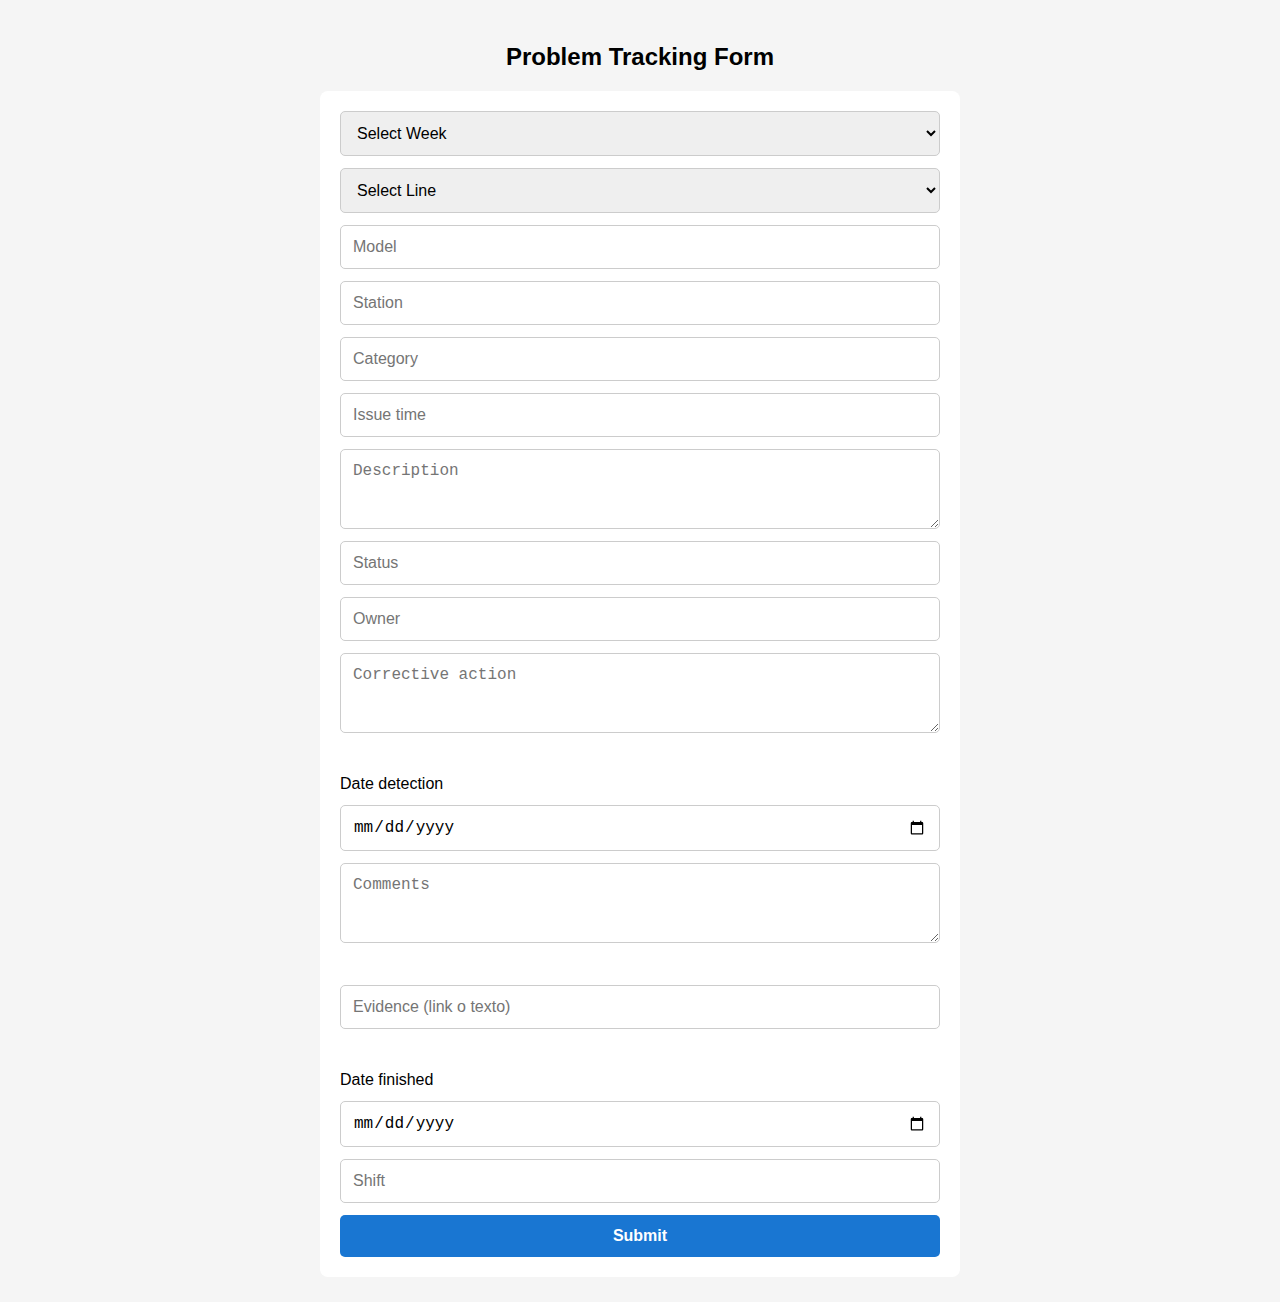
<file: index.html>
<!DOCTYPE html>
<html lang="es">
<head>
  <meta charset="UTF-8">
  <meta name="viewport" content="width=device-width, initial-scale=1.0">
  <title>Problem Tracking</title>

  <style>
    body {
      font-family: Arial, sans-serif;
      background: #f5f5f5;
      padding: 15px;
    }

    h2 {
      text-align: center;
    }

    form {
      background: #fff;
      max-width: 600px;
      margin: auto;
      padding: 20px;
      border-radius: 8px;
      display: flex;
      flex-direction: column;
      gap: 12px;
    }

    input,
    textarea,
    select,
    button {
      width: 100%;
      padding: 12px;
      font-size: 16px; /* evita zoom en iPhone */
      border-radius: 5px;
      border: 1px solid #ccc;
      box-sizing: border-box;
    }

    textarea {
      resize: vertical;
      min-height: 80px;
    }

    button {
      background: #1976d2;
      color: white;
      border: none;
      font-weight: bold;
      cursor: pointer;
    }

    button:hover {
      background: #125aa0;
    }

    @media (max-width: 480px) {
      body {
        padding: 8px;
      }
    }
  </style>
</head>

<body>

<h2>Problem Tracking Form</h2>

<form id="form">
  <select name="week" required>
    <option value="">Select Week</option>
    <option>Week 1</option>
    <option>Week 2</option>
    <option>Week 3</option>
    <option>Week 4</option>
    <option>Week 5</option>
    <option>Week 6</option>
    <option>Week 7</option>
    <option>Week 8</option>
    <option>Week 9</option>
    <option>Week 10</option>
    <option>Week 11</option>
    <option>Week 12</option>
    <option>Week 13</option>
    <option>Week 14</option>
    <option>Week 15</option>
    <option>Week 16</option>
  </select>

  <select name="line" required>
    <option value="">Select Line</option>
    <option>C1A</option>
    <option>C4A</option>
    <option>D2A</option>
    <option>D3A</option>
    <option>C7A</option>
    <option>C9A</option>
    <option>B4A</option>
    <option>C5A</option>
    <option>C6A</option>
    <option>B3A</option>
  </select>
  
  <input name="model" list="models" placeholder="Model" required>
  <datalist id="models">
    <option value="V75C">
    <option value="V75CE67">
    <option value="V75COP">
    <option value="V76C">
    <option value="V76CE67">
    <option value="V75COP">
    <option value="V73F">
    <option value="V73FOP">
    <option value="V73FE41">
    <option value="V74A"> 
    <option value="V71FR">
    <option value="V71FLS">
    <option value="V71FLX">
    <option value="V71R">
    <option value="V71L">
    <option value="V73H">
    <option value="V73HOP">
    <option value="V74">
    <option value="V75D">
    <option value="V76D">
    <option value="V77B">
  </datalist>
  
  <input name="station" list="stations" placeholder="Station" required>
  <datalist id="stations">
    <option value="Pincheck1">
    <option value="Pincheck2">
    <option value="Pincheck3">
    <option value="Timcheck1">
    <option value="Timcheck2">
    <option value="Timcheck3">
    <option value="Glueweight1">
    <option value="Glueweight2">
    <option value="Glueweight3">
    <option value="Assy1">
    <option value="Assy2">
    <option value="Assy3">
    <option value="CCDcheck1">
    <option value="CCDcheck2">
    <option value="CCDcheck3">
    <option value="Function">   
  </datalist>

  <input name="category" list="categorias" placeholder="Category" required>
  <datalist id="categorias">
    <option value="Software Team">
    <option value="Auto Team">
    <option value="Fixture Team">
    <option value="Production">
    <option value="Shopfloor">
    
  </datalist>
  
  <input name="issue_time" placeholder="Issue time" required>

  <textarea name="description" placeholder="Description"></textarea>

  <input name="status" list="sta"placeholder="Status">
  <datalist id= "sta">
    <option value="Done">
    <option value="Pending">
    <option value="In process">
  </datalist>
      
  <input name="owner" placeholder="Owner">

  <textarea name="corrective_action" placeholder="Corrective action"></textarea><br>
  
  <label>Date detection</label>
  <input type="date"  name="date_detection" >

  <textarea name="comments" placeholder="Comments"></textarea><br>

  <input name="evidence" placeholder="Evidence (link o texto)"><br>
  
  <label1>Date finished</label1>
  <input type="date" name="date_finished" required>
  
  <input name="shift" list="shifts" placeholder="Shift" required>
  <datalist id="shifts">
    <option value="Day shift">
    <option value="Middle shift">
    <option value="Night shift">  
  </datalist>

 

  <button type="submit">Submit</button>
</form>

<script>
document.getElementById("form").addEventListener("submit", function(e) {
  e.preventDefault();

  const url = "https://script.google.com/macros/s/AKfycbx3_vhRhPCBdHWT2tsdjRqEe_9rpPJSIn77ste6RE25utO9VAYeserJEy4V21w7_XQP/exec";

  const formData = new FormData(this);

  fetch(url, {
    method: "POST",
    body: formData
  })
  .then(res => res.text())
  .then(() => {
    alert("Data sent successfully");
    document.getElementById("form").reset();
  })
  .catch(() => alert("Error sending data"));
});
</script>

</body>
</html>
</file>
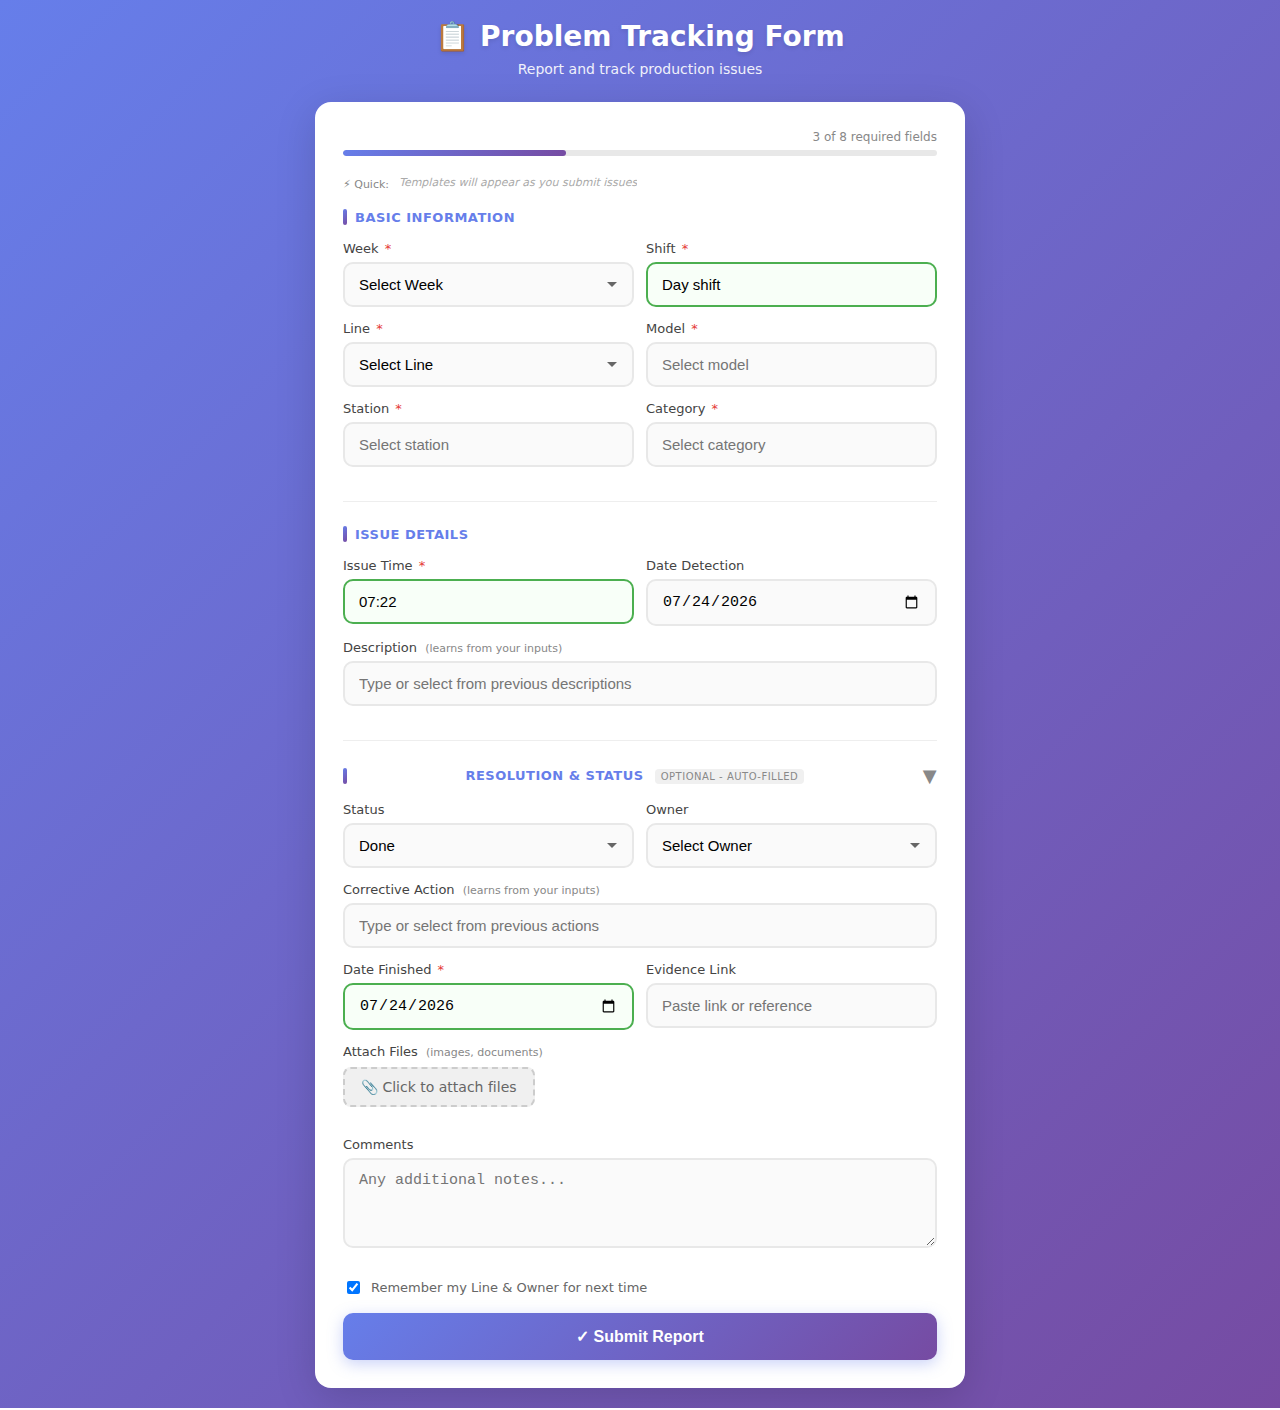
<file: index_backup.html>
<!DOCTYPE html>
<html lang="es">
<head>
  <meta charset="UTF-8">
  <meta name="viewport" content="width=device-width, initial-scale=1.0">
  <title>Problem Tracking</title>

  <style>
    * {
      box-sizing: border-box;
    }

    body {
      font-family: 'Segoe UI', system-ui, -apple-system, sans-serif;
      background: linear-gradient(135deg, #667eea 0%, #764ba2 100%);
      min-height: 100vh;
      padding: 20px;
      margin: 0;
    }

    .container {
      max-width: 650px;
      margin: auto;
    }

    .header {
      text-align: center;
      color: white;
      margin-bottom: 25px;
    }

    .header h2 {
      margin: 0;
      font-size: 28px;
      font-weight: 600;
      text-shadow: 0 2px 4px rgba(0,0,0,0.1);
    }

    .header p {
      margin: 8px 0 0;
      opacity: 0.9;
      font-size: 14px;
    }

    form {
      background: #fff;
      padding: 28px;
      border-radius: 16px;
      box-shadow: 0 10px 40px rgba(0,0,0,0.15);
    }

    .form-section {
      margin-bottom: 24px;
      padding-bottom: 20px;
      border-bottom: 1px solid #eee;
    }

    .form-section:last-of-type {
      border-bottom: none;
      margin-bottom: 0;
      padding-bottom: 0;
    }

    .section-title {
      font-size: 13px;
      font-weight: 600;
      color: #667eea;
      text-transform: uppercase;
      letter-spacing: 0.5px;
      margin-bottom: 16px;
      display: flex;
      align-items: center;
      gap: 8px;
    }

    .section-title::before {
      content: '';
      width: 4px;
      height: 16px;
      background: linear-gradient(135deg, #667eea, #764ba2);
      border-radius: 2px;
    }

    .form-row {
      display: grid;
      grid-template-columns: 1fr 1fr;
      gap: 12px;
    }

    .form-group {
      margin-bottom: 14px;
    }

    .form-group.full-width {
      grid-column: 1 / -1;
    }

    label {
      display: block;
      font-size: 13px;
      font-weight: 500;
      color: #444;
      margin-bottom: 6px;
    }

    label .required {
      color: #e53935;
      margin-left: 2px;
    }

    input,
    textarea,
    select {
      width: 100%;
      padding: 12px 14px;
      font-size: 15px;
      border-radius: 10px;
      border: 2px solid #e8e8e8;
      background: #fafafa;
      transition: all 0.2s ease;
      outline: none;
    }

    input:hover,
    textarea:hover,
    select:hover {
      border-color: #d0d0d0;
    }

    input:focus,
    textarea:focus,
    select:focus {
      border-color: #667eea;
      background: #fff;
      box-shadow: 0 0 0 4px rgba(102, 126, 234, 0.1);
    }

    label .hint {
      font-weight: normal;
      font-size: 11px;
      color: #888;
      margin-left: 4px;
    }

    select {
      cursor: pointer;
      appearance: none;
      background-image: url("data:image/svg+xml,%3Csvg xmlns='http://www.w3.org/2000/svg' width='12' height='12' viewBox='0 0 12 12'%3E%3Cpath fill='%23666' d='M6 8L1 3h10z'/%3E%3C/svg%3E");
      background-repeat: no-repeat;
      background-position: right 14px center;
      padding-right: 40px;
    }

    textarea {
      resize: vertical;
      min-height: 90px;
    }

    input[type="date"] {
      cursor: pointer;
    }

    button {
      width: 100%;
      padding: 14px 24px;
      font-size: 16px;
      font-weight: 600;
      border-radius: 10px;
      border: none;
      background: linear-gradient(135deg, #667eea 0%, #764ba2 100%);
      color: white;
      cursor: pointer;
      transition: all 0.3s ease;
      margin-top: 10px;
      box-shadow: 0 4px 15px rgba(102, 126, 234, 0.35);
    }

    button:hover {
      transform: translateY(-2px);
      box-shadow: 0 6px 20px rgba(102, 126, 234, 0.45);
    }

    button:active {
      transform: translateY(0);
    }

    /* File upload styling */
    .file-upload-wrapper {
      margin-top: 8px;
    }

    .file-input-label {
      display: inline-flex;
      align-items: center;
      gap: 8px;
      padding: 10px 16px;
      background: #f0f0f0;
      border: 2px dashed #ccc;
      border-radius: 8px;
      cursor: pointer;
      transition: all 0.2s ease;
      font-size: 14px;
      color: #666;
    }

    .file-input-label:hover {
      border-color: #667eea;
      background: #f5f5ff;
      color: #667eea;
    }

    .file-input-label input[type="file"] {
      display: none;
    }

    .file-preview {
      margin-top: 10px;
      display: flex;
      flex-wrap: wrap;
      gap: 8px;
    }

    .file-preview-item {
      display: flex;
      align-items: center;
      gap: 6px;
      padding: 6px 10px;
      background: #e8f4e8;
      border-radius: 6px;
      font-size: 13px;
      color: #2e7d32;
    }

    .file-preview-item .remove-file {
      cursor: pointer;
      color: #c62828;
      font-weight: bold;
      margin-left: 4px;
    }

    .file-preview-item .remove-file:hover {
      color: #ff1744;
    }

    /* Status badges styling hint */
    input[name="status"]:focus {
      border-color: #4caf50;
    }

    /* Progress indicator */
    .progress-bar {
      background: #e8e8e8;
      height: 6px;
      border-radius: 3px;
      margin-bottom: 20px;
      overflow: hidden;
    }

    .progress-fill {
      height: 100%;
      background: linear-gradient(135deg, #667eea 0%, #764ba2 100%);
      border-radius: 3px;
      transition: width 0.3s ease;
    }

    .progress-text {
      font-size: 12px;
      color: #888;
      text-align: right;
      margin-bottom: 6px;
    }

    /* Quick templates - compact horizontal scroll */
    .quick-templates {
      margin-bottom: 16px;
      display: flex;
      align-items: center;
      gap: 10px;
    }

    .quick-templates-title {
      font-size: 11px;
      color: #888;
      white-space: nowrap;
    }

    .template-buttons {
      display: flex;
      gap: 6px;
      overflow-x: auto;
      padding-bottom: 4px;
      scrollbar-width: thin;
      -webkit-overflow-scrolling: touch;
    }

    .template-buttons::-webkit-scrollbar {
      height: 4px;
    }

    .template-buttons::-webkit-scrollbar-thumb {
      background: #ddd;
      border-radius: 2px;
    }

    .template-btn {
      padding: 5px 10px;
      font-size: 11px;
      background: #f8f8f8;
      border: 1px solid #e0e0e0;
      border-radius: 12px;
      cursor: pointer;
      transition: all 0.2s ease;
      color: #666;
      white-space: nowrap;
      flex-shrink: 0;
    }

    .template-btn:hover {
      background: #667eea;
      color: white;
      border-color: #667eea;
    }

    .no-templates {
      font-size: 11px;
      color: #aaa;
      font-style: italic;
    }

    /* Collapsible section */
    .collapsible-header {
      display: flex;
      align-items: center;
      justify-content: space-between;
      cursor: pointer;
      user-select: none;
    }

    .collapsible-header .toggle-icon {
      font-size: 18px;
      transition: transform 0.3s ease;
      color: #888;
    }

    .collapsible-header.collapsed .toggle-icon {
      transform: rotate(-90deg);
    }

    .collapsible-content {
      max-height: 1000px;
      overflow: hidden;
      transition: max-height 0.3s ease, opacity 0.3s ease;
      opacity: 1;
    }

    .collapsible-content.collapsed {
      max-height: 0;
      opacity: 0;
    }

    /* Toast notification */
    .toast {
      position: fixed;
      bottom: 30px;
      left: 50%;
      transform: translateX(-50%) translateY(100px);
      background: #2e7d32;
      color: white;
      padding: 16px 28px;
      border-radius: 12px;
      box-shadow: 0 6px 20px rgba(0,0,0,0.25);
      font-weight: 500;
      z-index: 1000;
      opacity: 0;
      transition: all 0.4s ease;
    }

    .toast.show {
      transform: translateX(-50%) translateY(0);
      opacity: 1;
    }

    .toast.error {
      background: #c62828;
    }

    /* Remember preferences checkbox */
    .remember-prefs {
      display: flex;
      align-items: center;
      gap: 8px;
      margin-top: 12px;
      font-size: 13px;
      color: #666;
    }

    .remember-prefs input[type="checkbox"] {
      width: auto;
      cursor: pointer;
    }

    /* Field completed indicator */
    .form-group.completed input,
    .form-group.completed select {
      border-color: #4caf50;
      background: #f8fff8;
    }

    /* Loading state */
    button.loading {
      pointer-events: none;
      opacity: 0.7;
    }

    button.loading::after {
      content: '';
      display: inline-block;
      width: 16px;
      height: 16px;
      margin-left: 10px;
      border: 2px solid white;
      border-top-color: transparent;
      border-radius: 50%;
      animation: spin 0.8s linear infinite;
      vertical-align: middle;
    }

    @keyframes spin {
      to { transform: rotate(360deg); }
    }

    /* Optional badge */
    .optional-badge {
      font-size: 10px;
      background: #f0f0f0;
      color: #888;
      padding: 2px 6px;
      border-radius: 4px;
      margin-left: 6px;
      font-weight: normal;
    }

    @media (max-width: 500px) {
      body {
        padding: 12px;
      }

      form {
        padding: 20px;
        border-radius: 12px;
      }

      .form-row {
        grid-template-columns: 1fr;
      }

      .header h2 {
        font-size: 24px;
      }
    }
  </style>
</head>

<body>

<div class="container">
  <div class="header">
    <h2>📋 Problem Tracking Form</h2>
    <p>Report and track production issues</p>
  </div>

  <form id="form">
    <!-- Progress indicator -->
    <div class="progress-text"><span id="progress-count">0</span> of <span id="progress-total">6</span> required fields</div>
    <div class="progress-bar">
      <div class="progress-fill" id="progress-fill" style="width: 0%"></div>
    </div>

    <!-- Quick Templates (learns from submissions) -->
    <div class="quick-templates">
      <span class="quick-templates-title">⚡ Quick:</span>
      <div class="template-buttons" id="template-buttons">
        <!-- Populated dynamically from localStorage -->
      </div>
    </div>
    <!-- Basic Information Section -->
    <div class="form-section">
      <div class="section-title">Basic Information</div>
      <div class="form-row">
        <div class="form-group">
          <label>Week <span class="required">*</span></label>
          <select name="week" required>
            <option value="">Select Week</option>
            <option>Week 1</option>
            <option>Week 2</option>
            <option>Week 3</option>
            <option>Week 4</option>
            <option>Week 5</option>
            <option>Week 6</option>
            <option>Week 7</option>
            <option>Week 8</option>
            <option>Week 9</option>
            <option>Week 10</option>
            <option>Week 11</option>
            <option>Week 12</option>
            <option>Week 13</option>
            <option>Week 14</option>
            <option>Week 15</option>
            <option>Week 16</option>
          </select>
        </div>
        <div class="form-group">
          <label>Shift <span class="required">*</span></label>
          <input name="shift" list="shifts" placeholder="Select shift" required>
          <datalist id="shifts">
            <option value="Day shift">
            <option value="Middle shift">
            <option value="Night shift">  
          </datalist>
        </div>
      </div>
      <div class="form-row">
        <div class="form-group">
          <label>Line <span class="required">*</span></label>
          <select name="line" required>
            <option value="">Select Line</option>
            <option>ALL</option>
            <option>C1A</option>
            <option>C4A</option>
            <option>D2A</option>
            <option>D3A</option>
            <option>C7A</option>
            <option>C9A</option>
            <option>B4A</option>
            <option>C5A</option>
            <option>C6A</option>
            <option>B3A</option>
          </select>
        </div>
        <div class="form-group">
          <label>Model <span class="required">*</span></label>
          <input name="model" list="models" placeholder="Select model" required>
          <datalist id="models">
            <option value="ALL">
            <option value="V75C">
            <option value="V75CE67">
            <option value="V75COP">
            <option value="V76C">
            <option value="V76CE67">
            <option value="V75COP">
            <option value="V73F">
            <option value="V73FOP">
            <option value="V73FE41">
            <option value="V74A"> 
            <option value="V71FR">
            <option value="V71FLS">
            <option value="V71FLX">
            <option value="V71R">
            <option value="V71L">
            <option value="V73H">
            <option value="V73HOP">
            <option value="V74">
            <option value="V75D">
            <option value="V76D">
            <option value="V77B">
          </datalist>
        </div>
      </div>
      <div class="form-row">
        <div class="form-group">
          <label>Station <span class="required">*</span></label>
          <input name="station" list="stations" placeholder="Select station" required>
          <datalist id="stations">
            <option value="ALL">
            <option value="Pincheck1">
            <option value="Pincheck2">
            <option value="Pincheck3">
            <option value="Timcheck1">
            <option value="Timcheck2">
            <option value="Timcheck3">
            <option value="Glueweight1">
            <option value="Glueweight2">
            <option value="Glueweight3">
            <option value="Assy1">
            <option value="Assy2">
            <option value="Assy3">
            <option value="CCDcheck1">
            <option value="CCDcheck2">
            <option value="CCDcheck3">
            <option value="Function">   
          </datalist>
        </div>
        <div class="form-group">
          <label>Category <span class="required">*</span></label>
          <input name="category" list="categorias" placeholder="Select category" required>
          <datalist id="categorias">
            <option value="Software Team">
            <option value="Auto Team">
            <option value="Fixture Team">
            <option value="Production">
            <option value="Shopfloor">
          </datalist>
        </div>
      </div>
    </div>

    <!-- Issue Details Section -->
    <div class="form-section">
      <div class="section-title">Issue Details</div>
      <div class="form-row">
        <div class="form-group">
          <label>Issue Time <span class="required">*</span></label>
          <input name="issue_time" list="issue_times" placeholder="Select or type time" required>
          <datalist id="issue_times">
            <!-- Options populated by JavaScript based on shift -->
          </datalist>
        </div>
        <div class="form-group">
          <label>Date Detection</label>
          <input type="date" name="date_detection">
        </div>
      </div>
      <div class="form-group">
        <label>Description <span class="hint">(learns from your inputs)</span></label>
        <input name="description" list="descriptions" placeholder="Type or select from previous descriptions">
        <datalist id="descriptions">
          <!-- Populated dynamically from localStorage -->
        </datalist>
      </div>
    </div>

    <!-- Resolution Section (Collapsible) -->
    <div class="form-section">
      <div class="section-title collapsible-header" id="resolution-header">
        <span>Resolution & Status <span class="optional-badge">Optional - auto-filled</span></span>
        <span class="toggle-icon">▼</span>
      </div>
      <div class="collapsible-content" id="resolution-content">
        <div class="form-row">
          <div class="form-group">
            <label>Status</label>
            <select name="status">
              <option value="Done" selected>Done</option>
              <option value="Pending">Pending</option>
              <option value="In process">In process</option>
            </select>
          </div>
          <div class="form-group">
            <label>Owner</label>
            <select name="owner" id="owner-select">
              <option value="">Select Owner</option>
              <option value="Eduardo Batarse">Eduardo Batarse</option>
              <option value="Juan Romay">Juan Romay</option>
              <option value="Job Ramirez">Job Ramirez</option>
              <option value="Eduardo Moreno">Eduardo Moreno</option>
              <option value="Joan Ocaña">Joan Ocaña</option>
              <option value="Imanol Montellano">Imanol Montellano</option>
              <option value="Angel Hernandez">Angel Hernandez</option>
            </select>
          </div>
        </div>
        <div class="form-group">
          <label>Corrective Action <span class="hint">(learns from your inputs)</span></label>
          <input name="corrective_action" list="corrective_actions" placeholder="Type or select from previous actions">
          <datalist id="corrective_actions">
            <!-- Populated dynamically from localStorage -->
          </datalist>
        </div>
        <div class="form-row">
          <div class="form-group">
            <label>Date Finished <span class="required">*</span></label>
            <input type="date" name="date_finished" required>
          </div>
          <div class="form-group">
            <label>Evidence Link</label>
            <input name="evidence" placeholder="Paste link or reference">
          </div>
        </div>
        <div class="form-group">
          <label>Attach Files <span class="hint">(images, documents)</span></label>
          <div class="file-upload-wrapper">
            <label class="file-input-label">
              📎 Click to attach files
              <input type="file" id="evidence_files" name="evidence_files" multiple accept="image/*,.pdf,.doc,.docx,.xls,.xlsx">
            </label>
            <div class="file-preview" id="file-preview"></div>
          </div>
        </div>
        <div class="form-group">
          <label>Comments</label>
          <textarea name="comments" placeholder="Any additional notes..."></textarea>
        </div>
      </div>
    </div>

    <!-- Remember preferences -->
    <label class="remember-prefs">
      <input type="checkbox" id="remember-prefs" checked>
      Remember my Line & Owner for next time
    </label>

    <button type="submit" id="submit-btn">✓ Submit Report</button>
  </form>
</div>

<!-- Toast notification -->
<div class="toast" id="toast"></div>

<script>
// ===== AUTO-FILL FUNCTIONS =====

// Get current week number of the year (ISO week)
function getCurrentWeekNumber() {
  const now = new Date();
  const startOfYear = new Date(now.getFullYear(), 0, 1);
  const days = Math.floor((now - startOfYear) / (24 * 60 * 60 * 1000));
  return Math.ceil((days + startOfYear.getDay() + 1) / 7);
}

// Auto-select current week
function autoSelectWeek() {
  const weekNum = getCurrentWeekNumber();
  const weekSelect = document.querySelector('select[name="week"]');
  
  // Find and select the matching week option (up to week 16)
  if (weekNum >= 1 && weekNum <= 16) {
    const optionValue = `Week ${weekNum}`;
    for (let option of weekSelect.options) {
      if (option.text === optionValue) {
        option.selected = true;
        break;
      }
    }
  }
}

// Auto-detect shift based on current time
function autoDetectShift() {
  const hour = new Date().getHours();
  const shiftInput = document.querySelector('input[name="shift"]');
  
  // Day shift: 7:00 - 15:00
  // Middle shift: 15:00 - 23:00
  // Night shift: 23:00 - 7:00
  if (hour >= 7 && hour < 15) {
    shiftInput.value = "Day shift";
  } else if (hour >= 15 && hour < 23) {
    shiftInput.value = "Middle shift";
  } else {
    shiftInput.value = "Night shift";
  }
}

// Auto-fill date detection with today's date
function autoFillDateDetection() {
  const dateInput = document.querySelector('input[name="date_detection"]');
  const today = new Date().toISOString().split('T')[0];
  dateInput.value = today;
}

// Auto-fill date finished with today's date
function autoFillDateFinished() {
  const dateInput = document.querySelector('input[name="date_finished"]');
  const today = new Date().toISOString().split('T')[0];
  dateInput.value = today;
}

// Auto-fill current time for issue time
function autoFillIssueTime() {
  const timeInput = document.querySelector('input[name="issue_time"]');
  const now = new Date();
  const hours = String(now.getHours()).padStart(2, '0');
  const minutes = String(now.getMinutes()).padStart(2, '0');
  timeInput.value = `${hours}:${minutes}`;
}

// Update issue time options based on shift
function updateIssueTimeOptions(shift) {
  const datalist = document.getElementById('issue_times');
  datalist.innerHTML = ''; // Clear existing options
  
  let hours = [];
  
  if (shift === 'Day shift') {
    // Day shift: 7:00 AM - 3:00 PM
    hours = ['07:00', '07:30', '08:00', '08:30', '09:00', '09:30', '10:00', '10:30', 
             '11:00', '11:30', '12:00', '12:30', '13:00', '13:30', '14:00', '14:30', '15:00'];
  } else if (shift === 'Middle shift') {
    // Middle shift: 3:00 PM - 11:00 PM
    hours = ['15:00', '15:30', '16:00', '16:30', '17:00', '17:30', '18:00', '18:30',
             '19:00', '19:30', '20:00', '20:30', '21:00', '21:30', '22:00', '22:30', '23:00'];
  } else if (shift === 'Night shift') {
    // Night shift: 11:00 PM - 7:00 AM
    hours = ['23:00', '23:30', '00:00', '00:30', '01:00', '01:30', '02:00', '02:30',
             '03:00', '03:30', '04:00', '04:30', '05:00', '05:30', '06:00', '06:30', '07:00'];
  }
  
  hours.forEach(time => {
    const option = document.createElement('option');
    option.value = time;
    datalist.appendChild(option);
  });
}

// Listen for shift changes to update issue time options
function setupShiftListener() {
  const shiftInput = document.querySelector('input[name="shift"]');
  
  // Update on input change
  shiftInput.addEventListener('input', function() {
    updateIssueTimeOptions(this.value);
  });
  
  // Also update on blur (when user selects from datalist)
  shiftInput.addEventListener('change', function() {
    updateIssueTimeOptions(this.value);
  });
}

// Run all auto-fill functions on page load
document.addEventListener('DOMContentLoaded', function() {
  autoSelectWeek();
  autoDetectShift();
  autoFillDateDetection();
  autoFillDateFinished();
  autoFillIssueTime();
  
  // Setup shift listener and populate initial issue time options
  setupShiftListener();
  const shiftInput = document.querySelector('input[name="shift"]');
  updateIssueTimeOptions(shiftInput.value);
  
  // Setup file upload preview
  setupFileUpload();
  
  // Load saved descriptions
  loadSavedDescriptions();
  
  // Also load saved corrective actions
  loadSavedCorrectiveActions();
  
  // Setup collapsible sections
  setupCollapsible();
  
  // Setup quick templates
  setupQuickTemplates();
  
  // Setup progress tracking
  setupProgressTracking();
  
  // Load saved preferences (Line & Owner)
  loadSavedPreferences();
});

// ===== FILE UPLOAD HANDLING =====
let selectedFiles = [];

function setupFileUpload() {
  const fileInput = document.getElementById('evidence_files');
  const previewContainer = document.getElementById('file-preview');
  
  fileInput.addEventListener('change', function(e) {
    const files = Array.from(e.target.files);
    
    files.forEach(file => {
      // Check if file is not already added
      if (!selectedFiles.some(f => f.name === file.name && f.size === file.size)) {
        selectedFiles.push(file);
      }
    });
    
    updateFilePreview();
  });
}

function updateFilePreview() {
  const previewContainer = document.getElementById('file-preview');
  previewContainer.innerHTML = '';
  
  selectedFiles.forEach((file, index) => {
    const item = document.createElement('div');
    item.className = 'file-preview-item';
    
    // Get appropriate icon based on file type
    let icon = '📄';
    if (file.type.startsWith('image/')) icon = '🖼️';
    else if (file.type.includes('pdf')) icon = '📕';
    else if (file.type.includes('word') || file.name.endsWith('.doc') || file.name.endsWith('.docx')) icon = '📘';
    else if (file.type.includes('excel') || file.name.endsWith('.xls') || file.name.endsWith('.xlsx')) icon = '📗';
    
    // Truncate filename if too long
    const displayName = file.name.length > 20 ? file.name.substring(0, 17) + '...' : file.name;
    
    item.innerHTML = `${icon} ${displayName} <span class="remove-file" data-index="${index}">✕</span>`;
    previewContainer.appendChild(item);
  });
  
  // Add remove handlers
  previewContainer.querySelectorAll('.remove-file').forEach(btn => {
    btn.addEventListener('click', function() {
      const index = parseInt(this.dataset.index);
      selectedFiles.splice(index, 1);
      updateFilePreview();
    });
  });
}

function clearFileUpload() {
  selectedFiles = [];
  const fileInput = document.getElementById('evidence_files');
  fileInput.value = '';
  updateFilePreview();
}

// ===== DYNAMIC LEARNING FOR DESCRIPTIONS =====
const STORAGE_KEY_DESC = 'problemTracking_descriptions';
const STORAGE_KEY_ACTIONS = 'problemTracking_actions';
const MAX_SAVED_ITEMS = 50; // Keep last 50 unique entries

// Load saved descriptions from localStorage
function loadSavedDescriptions() {
  const datalist = document.getElementById('descriptions');
  const saved = getSavedItems(STORAGE_KEY_DESC);
  
  datalist.innerHTML = '';
  saved.forEach(desc => {
    const option = document.createElement('option');
    option.value = desc;
    datalist.appendChild(option);
  });
}

// Load saved corrective actions from localStorage
function loadSavedCorrectiveActions() {
  const datalist = document.getElementById('corrective_actions');
  if (!datalist) return;
  
  const saved = getSavedItems(STORAGE_KEY_ACTIONS);
  
  datalist.innerHTML = '';
  saved.forEach(action => {
    const option = document.createElement('option');
    option.value = action;
    datalist.appendChild(option);
  });
}

// Save a new item to localStorage
function saveItem(storageKey, value) {
  if (!value || value.trim() === '') return;
  
  let saved = getSavedItems(storageKey);
  
  // Remove if already exists (to move it to top)
  saved = saved.filter(item => item.toLowerCase() !== value.toLowerCase());
  
  // Add to beginning (most recent first)
  saved.unshift(value.trim());
  
  // Keep only the last MAX_SAVED_ITEMS
  if (saved.length > MAX_SAVED_ITEMS) {
    saved = saved.slice(0, MAX_SAVED_ITEMS);
  }
  
  localStorage.setItem(storageKey, JSON.stringify(saved));
}

// Get saved items from localStorage
function getSavedItems(storageKey) {
  try {
    const data = localStorage.getItem(storageKey);
    return data ? JSON.parse(data) : [];
  } catch (e) {
    return [];
  }
}

// ===== COLLAPSIBLE SECTIONS =====
function setupCollapsible() {
  const header = document.getElementById('resolution-header');
  const content = document.getElementById('resolution-content');
  
  header.addEventListener('click', function() {
    this.classList.toggle('collapsed');
    content.classList.toggle('collapsed');
  });
}

// ===== QUICK TEMPLATES (LEARNING) =====
const STORAGE_KEY_TEMPLATES = 'problemTracking_templates';
const MAX_TEMPLATES = 8; // Show max 8 most used templates

function setupQuickTemplates() {
  loadAndRenderTemplates();
}

function loadAndRenderTemplates() {
  const container = document.getElementById('template-buttons');
  const templates = getSavedTemplates();
  
  container.innerHTML = '';
  
  if (templates.length === 0) {
    container.innerHTML = '<span class="no-templates">Templates will appear as you submit issues</span>';
    return;
  }
  
  // Sort by usage count and take top ones
  templates
    .sort((a, b) => b.count - a.count)
    .slice(0, MAX_TEMPLATES)
    .forEach((template, index) => {
      const btn = document.createElement('button');
      btn.type = 'button';
      btn.className = 'template-btn';
      btn.dataset.index = index;
      
      // Create short label from description (first 25 chars)
      const shortDesc = template.description.length > 25 
        ? template.description.substring(0, 22) + '...' 
        : template.description;
      btn.textContent = shortDesc;
      btn.title = `${template.category}: ${template.description}`;
      
      btn.addEventListener('click', () => applyTemplate(template));
      container.appendChild(btn);
    });
}

function applyTemplate(template) {
  document.querySelector('input[name="category"]').value = template.category || '';
  document.querySelector('input[name="description"]').value = template.description || '';
  document.querySelector('input[name="corrective_action"]').value = template.corrective_action || '';
  
  updateProgress();
  showToast('Template applied!', false);
}

function getSavedTemplates() {
  try {
    return JSON.parse(localStorage.getItem(STORAGE_KEY_TEMPLATES) || '[]');
  } catch (e) {
    return [];
  }
}

function saveTemplate(category, description, corrective_action) {
  // Only save if description has content
  if (!description || description.trim() === '') return;
  
  let templates = getSavedTemplates();
  
  // Check if similar template exists (match by description)
  const existingIndex = templates.findIndex(t => 
    t.description.toLowerCase() === description.toLowerCase()
  );
  
  if (existingIndex >= 0) {
    // Increment count for existing template
    templates[existingIndex].count++;
    // Update category/action in case they changed
    templates[existingIndex].category = category;
    templates[existingIndex].corrective_action = corrective_action;
  } else {
    // Add new template
    templates.push({
      category: category || '',
      description: description.trim(),
      corrective_action: corrective_action || '',
      count: 1
    });
  }
  
  // Keep only top 50 templates by count
  templates.sort((a, b) => b.count - a.count);
  templates = templates.slice(0, 50);
  
  localStorage.setItem(STORAGE_KEY_TEMPLATES, JSON.stringify(templates));
}

// ===== PROGRESS TRACKING =====
function setupProgressTracking() {
  const requiredFields = document.querySelectorAll('[required]');
  
  requiredFields.forEach(field => {
    field.addEventListener('input', updateProgress);
    field.addEventListener('change', updateProgress);
  });
  
  // Initial update
  updateProgress();
}

function updateProgress() {
  const requiredFields = document.querySelectorAll('[required]');
  let filled = 0;
  const total = requiredFields.length;
  
  requiredFields.forEach(field => {
    if (field.value && field.value.trim() !== '') {
      filled++;
      field.closest('.form-group')?.classList.add('completed');
    } else {
      field.closest('.form-group')?.classList.remove('completed');
    }
  });
  
  const percentage = (filled / total) * 100;
  document.getElementById('progress-fill').style.width = percentage + '%';
  document.getElementById('progress-count').textContent = filled;
  document.getElementById('progress-total').textContent = total;
}

// ===== REMEMBER PREFERENCES =====
const STORAGE_KEY_PREFS = 'problemTracking_preferences';

function loadSavedPreferences() {
  try {
    const prefs = JSON.parse(localStorage.getItem(STORAGE_KEY_PREFS) || '{}');
    
    if (prefs.line) {
      const lineSelect = document.querySelector('select[name="line"]');
      for (let option of lineSelect.options) {
        if (option.value === prefs.line) {
          option.selected = true;
          break;
        }
      }
    }
    
    if (prefs.owner) {
      const ownerSelect = document.getElementById('owner-select');
      for (let option of ownerSelect.options) {
        if (option.value === prefs.owner) {
          option.selected = true;
          break;
        }
      }
    }
    
    // Update progress after loading preferences
    updateProgress();
  } catch (e) {
    console.log('No saved preferences');
  }
}

function savePreferences() {
  if (!document.getElementById('remember-prefs').checked) return;
  
  const prefs = {
    line: document.querySelector('select[name="line"]').value,
    owner: document.getElementById('owner-select').value
  };
  
  localStorage.setItem(STORAGE_KEY_PREFS, JSON.stringify(prefs));
}

// ===== TOAST NOTIFICATIONS =====
function showToast(message, isError = false) {
  const toast = document.getElementById('toast');
  toast.textContent = message;
  toast.className = 'toast' + (isError ? ' error' : '');
  
  // Show
  setTimeout(() => toast.classList.add('show'), 10);
  
  // Hide after 3 seconds
  setTimeout(() => toast.classList.remove('show'), 3000);
}

// ===== FORM SUBMISSION =====
document.getElementById("form").addEventListener("submit", function(e) {
  e.preventDefault();
  
  const submitBtn = document.getElementById('submit-btn');
  submitBtn.classList.add('loading');
  submitBtn.textContent = 'Sending...';

  const url = "https://script.google.com/macros/s/AKfycbx3_vhRhPCBdHWT2tsdjRqEe_9rpPJSIn77ste6RE25utO9VAYeserJEy4V21w7_XQP/exec";

  const formData = new FormData(this);
  
  // Remove the default file input and add selected files
  formData.delete('evidence_files');
  selectedFiles.forEach((file, index) => {
    formData.append('evidence_file_' + index, file);
  });
  
  // Add file names as a list for reference
  if (selectedFiles.length > 0) {
    const fileNames = selectedFiles.map(f => f.name).join(', ');
    formData.append('evidence_files_list', fileNames);
  }
  
  // Save description and corrective action for future autocomplete
  const category = formData.get('category');
  const description = formData.get('description');
  const correctiveAction = formData.get('corrective_action');
  
  saveItem(STORAGE_KEY_DESC, description);
  saveItem(STORAGE_KEY_ACTIONS, correctiveAction);
  
  // Save as quick template (learns from usage)
  saveTemplate(category, description, correctiveAction);
  
  // Save preferences (Line & Owner)
  savePreferences();

  fetch(url, {
    method: "POST",
    body: formData
  })
  .then(res => res.text())
  .then(() => {
    // Show success toast instead of alert
    showToast('✓ Data sent successfully!');
    
    document.getElementById("form").reset();
    // Clear file uploads
    clearFileUpload();
    // Re-apply auto-fill after reset
    autoSelectWeek();
    autoDetectShift();
    autoFillDateDetection();
    autoFillDateFinished();
    autoFillIssueTime();
    // Reload saved suggestions
    loadSavedDescriptions();
    loadSavedCorrectiveActions();
    // Reload saved preferences
    loadSavedPreferences();
    // Reload quick templates (now includes new submission)
    loadAndRenderTemplates();
    // Update progress
    updateProgress();
    
    // Reset button
    submitBtn.classList.remove('loading');
    submitBtn.textContent = '✓ Submit Report';
  })
  .catch(() => {
    showToast('Error sending data. Please try again.', true);
    submitBtn.classList.remove('loading');
    submitBtn.textContent = '✓ Submit Report';
  });
});
</script>

</body>
</html>
</file>
